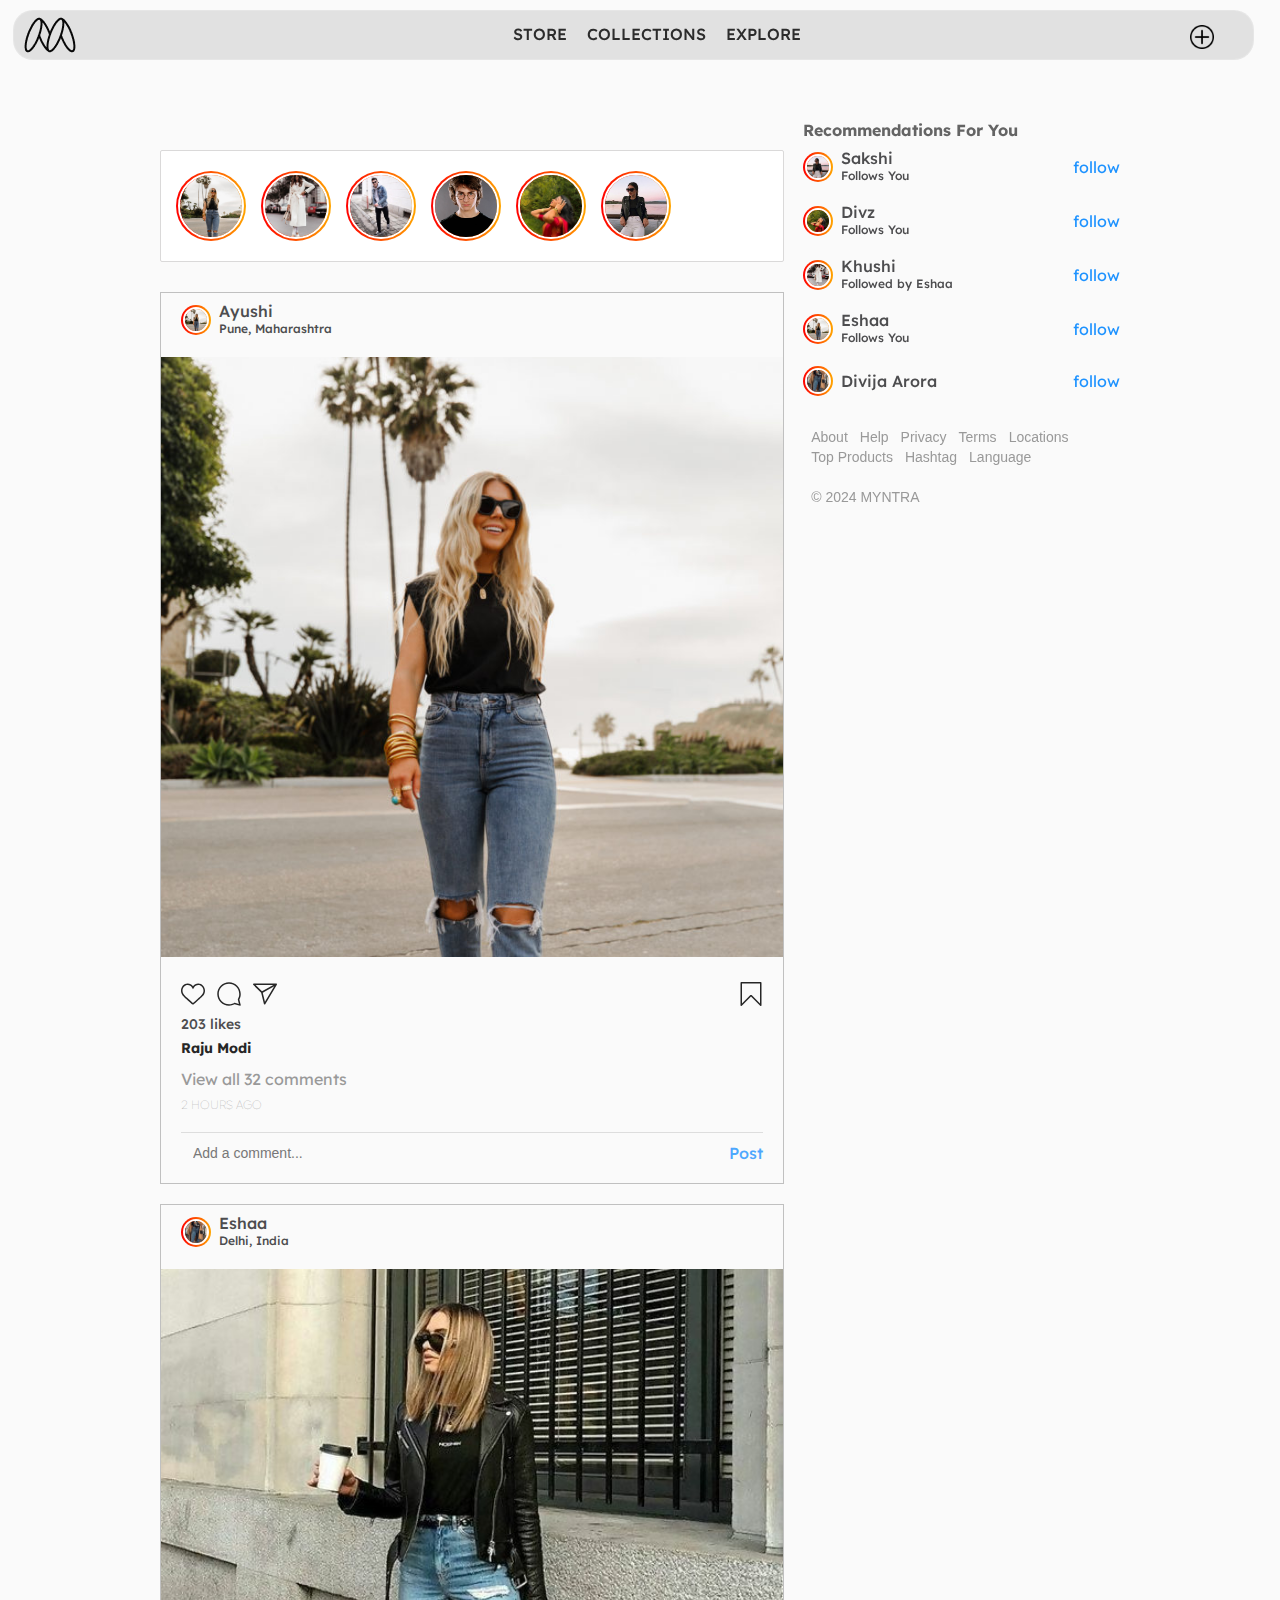
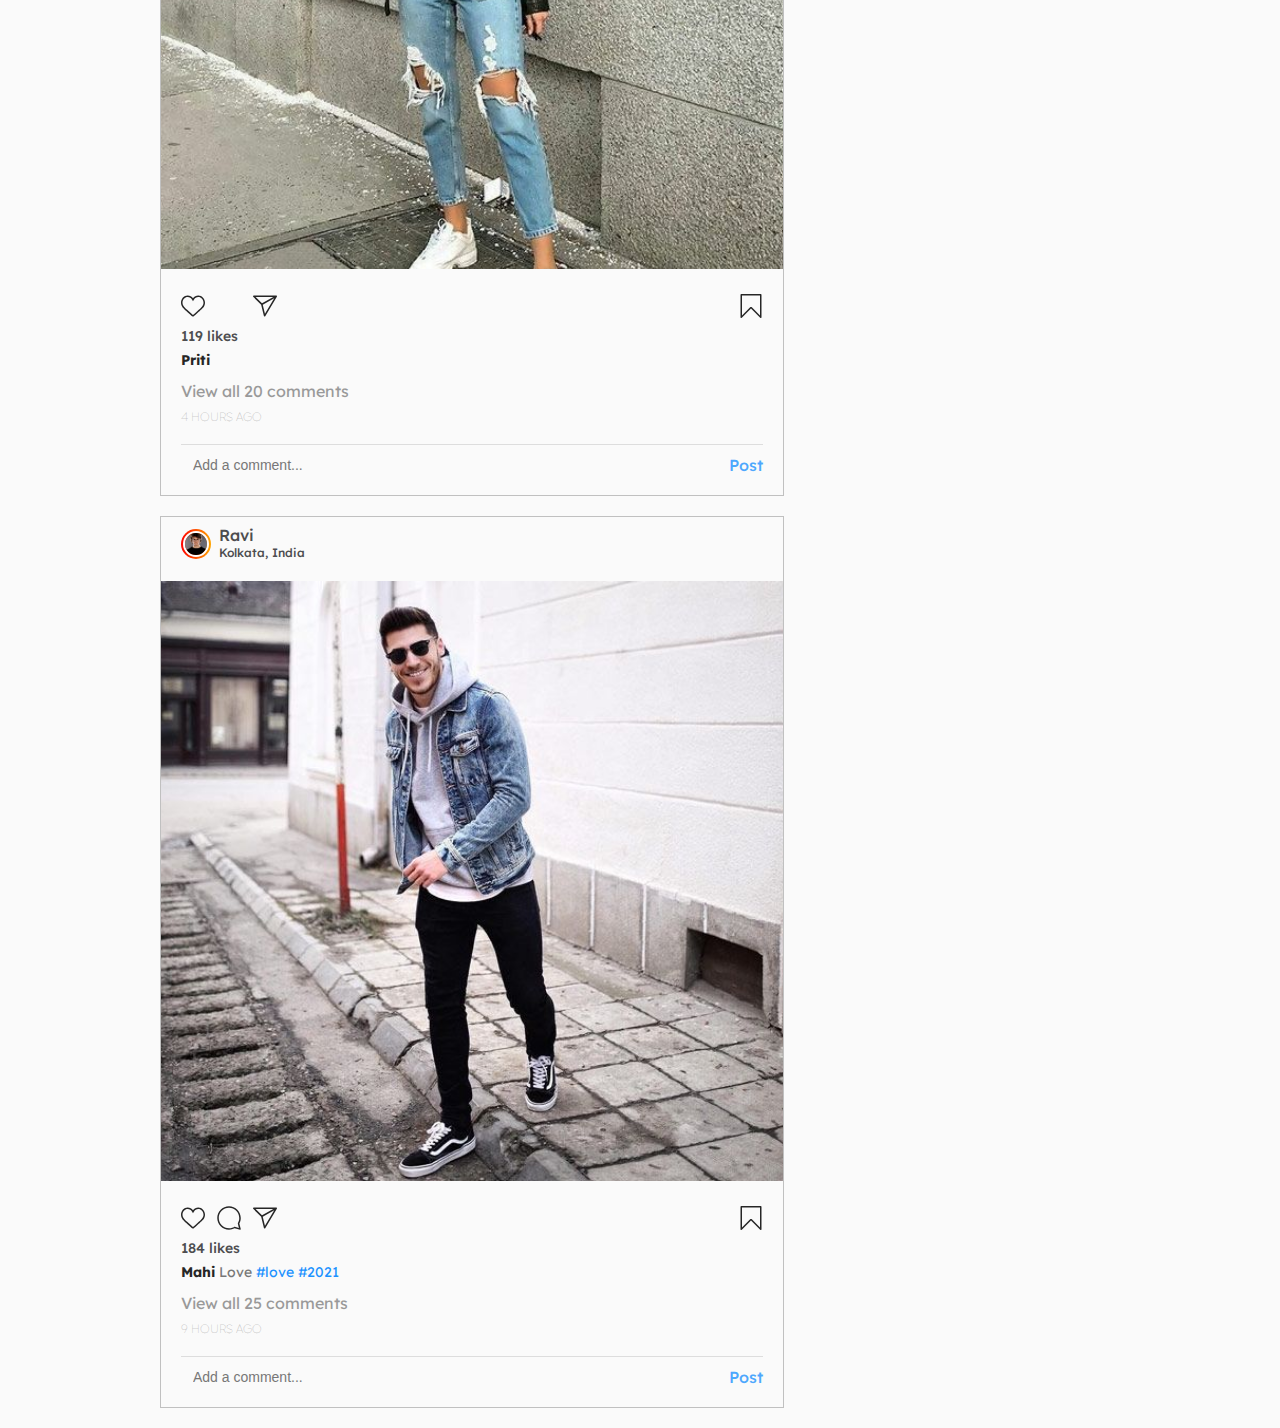
<file: features/feature.html>
<!DOCTYPE html>
<html lang="en">
<head>
	<link rel="stylesheet"
		href="style1.css">
	<title>Myntra</title>
</head>
<body>

<!-- Header section -->
	
<div class="nav">
	<input type="checkbox" id="nav-check">
	<div class="nav-header">
	</div>
	<div class="nav-btn">
	  <label for="nav-check">
		<span></span>
		<span></span>
		<span></span>
	  </label>
	</div>
	
	<div class="nav-links">
		<a class="logo" href="../Home page/index.html"><img src="../Assets/Myntra logo.png"></a>
		<a href="../Store/store.html">STORE</a>
		<a href="../voting/voting.html">COLLECTIONS</a>
		<a href="../features/feature.html">EXPLORE</a>

		<a class="post-icon" href="../post/post.html"><img src="../Assets/post1.png"></a>
	</div>
  </div>
	<!-- Code for Showing the Status -->
	<main>
		<div class="container">
			<div class="col-9">
				<div class="statuses">
					<div class="status">
						<div class="image">
							<img src=
"../Assets/girl1.jpg"
								alt="img3">
						</div>
					</div>
					<div class="status">
						<div class="image">
							<img src=
"../Assets/girl3.jpg"
								alt="img4">
						</div>
					</div>
					<div class="status">
						<div class="image">
							<img src=
"../Assets/boy1.jpg"
								alt="img5">
						</div>
					</div>
					<div class="status">
						<div class="image">
							<img src=
"../Assets/hppppp.jpg"
								alt="img6">
						</div>
					</div>
					<div class="status">
						<div class="image">
							<img src=
"../Assets/girl7.jpg"
								alt="img7">
						</div>
					</div>
					<div class="status">
						<div class="image">
							<img src=
"../Assets/girl6.jpg"
								alt="img8">
						</div>
					</div>
				</div>
			
			<!-- Code for viewing the Post -->
				<div class="card">
					<div class="top">
						<div class="userDetails">
							<div class="profilepic">
								<div class="profile_img">
									<div class="image">
										<img src=
"../Assets/girl1.jpg"
											alt="img8">
									</div>
								</div>
							</div>
							<h3>Ayushi
								<br>
								<span>Pune, Maharashtra</span>
						</h3>
						</div>
						<div>
							<span class="dot">
								<i class="fas fa-ellipsis-h"></i>
							</span>
						</div>
					</div>
					<div class="imgBx">
						<img src=
"../Assets/girl1.jpg"
							alt="post-1" class="cover">
					</div>
					<div class="bottom">
						<div class="actionBtns">
							<div class="left">
								<span class="heart"
									onclick="addlike()">
									<span>
										<svg aria-label="Like"
											color="#262626"
											fill="#262626"
											height="24"
											role="img"
											viewBox="0 0 48 48"
											width="24">
											<!-- Coordinate path -->

											<path
												d="M34.6 6.1c5.7 0 10.4 5.2 10.4 
												11.5 0 6.8-5.9 11-11.5 16S25 41.3 24 
												41.9c-1.1-.7-4.7-4-9.5-8.3-5.7-5-11.5-9.2-11.5-16C3 
												11.3 7.7 6.1 13.4 6.1c4.2 0 6.5 2 8.1 4.3 
												1.9 2.6 2.2 3.9 2.5 3.9.3 0 .6-1.3 2.5-3.9 
												1.6-2.3 3.9-4.3 8.1-4.3m0-3c-4.5 0-7.9 
												1.8-10.6 5.6-2.7-3.7-6.1-5.5-10.6-5.5C6 3.1 
												0 9.6 0 17.6c0 7.3 5.4 12 10.6 16.5.6.5 1.3 
												1.1 1.9 1.7l2.3 2c4.4 3.9 6.6 5.9 7.6 6.5.5.3 
												1.1.5 1.6.5.6 0 1.1-.2 1.6-.5 1-.6 2.8-2.2 
												7.8-6.8l2-1.8c.7-.6 1.3-1.2 2-1.7C42.7 29.6 
												48 25 48 17.6c0-8-6-14.5-13.4-14.5z">
											</path>
										</svg>
									</span>
								</span>
								<svg aria-label="Comment"
									class="_8-yf5 "
									color="#262626"
									fill="#262626"
									height="24"
									role="img"
									viewBox="0 0 48 48"
									width="24">
								
							<!-- Coordinate path -->
									<path clip-rule="evenodd"
										d="M47.5 46.1l-2.8-11c1.8-3.3 2.8-7.1 2.8-11.1C47.5 
										11 37 .5 24 .5S.5 11 .5 24 11 47.5 24 47.5c4 0 
										7.8-1 11.1-2.8l11 2.8c.8.2 1.6-.6 1.4-1.4zm-3-22.1c0 
										4-1 7-2.6 10-.2.4-.3.9-.2 1.4l2.1 
										8.4-8.3-2.1c-.5-.1-1-.1-1.4.2-1.8 1-5.2 2.6-10 
										2.6-11.4 0-20.6-9.2-20.6-20.5S12.7 3.5 24 3.5 
										44.5 12.7 44.5 24z"
										fill-rule="evenodd">
								</path>
								</svg>
								<svg aria-label="Share Post"
									class="_8-yf5 "
									color="#262626"
									fill="#262626"
									height="24"
									role="img"
									viewBox="0 0 48 48"
									width="24">
									<path
										d="M47.8 3.8c-.3-.5-.8-.8-1.3-.8h-45C.9 3.1.3 
										3.5.1 4S0 5.2.4 5.7l15.9 15.6 5.5 22.6c.1.6.6 
										1 1.2 1.1h.2c.5 0 1-.3 
										1.3-.7l23.2-39c.4-.4.4-1 .1-1.5zM5.2 
										6.1h35.5L18 18.7 5.2 6.1zm18.7 
										33.6l-4.4-18.4L42.4 8.6 23.9 39.7z">
									</path>
								</svg>
							</div>
							<div class="right">
								<svg aria-label="Save"
									class="_8-yf5 "
									color="#262626"
									fill="#262626"
									height="24"
									role="img"
									viewBox="0 0 48 48"
									width="24">
															
								<!-- Coordinate path -->
									<path
										d="M43.5 48c-.4 0-.8-.2-1.1-.4L24 29 5.6 
										47.6c-.4.4-1.1.6-1.6.3-.6-.2-1-.8-1-1.4v-45C3 .7 
										3.7 0 4.5 0h39c.8 0 1.5.7 1.5 1.5v45c0 .6-.4 
										1.2-.9 1.4-.2.1-.4.1-.6.1zM24 26c.8 
										0 1.6.3 2.2.9l15.8 16V3H6v39.9l15.8-16c.6-.6 
										1.4-.9 2.2-.9z">
									</path>
								</svg>
							</div>
						</div>
						<a href="#">
							<p class="likes">203 likes</p>

						</a>
						<a href="#">
							<p class="message">
							<b>Raju Modi</b>
							</p>

						</a>
						<a href="#">
							<h4 class="comments">View all 32 comments</h4>
						</a>
						<a href="#">
							<h5 class="postTime">2 hours ago</h5>
						</a>
						<div class="addComments">
							<div class="reaction">
								<h3>
								<i class="far fa-smile"></i>
								</h3>
							</div>
							<input type="text"
								class="text"
								placeholder="Add a comment...">
							<a href="#">Post</a>
						</div>
					</div>
				</div>
				<div class="card">
					<div class="top">
						<div class="userDetails">
							<div class="profilepic">
								<div class="profile_img">
									<div class="image">
										<img src=
"../Assets/girl4.jpg"
											alt="img9">
									</div>
								</div>
							</div>
							<h3>Eshaa<br>
							<span>Delhi, India</span>
							</h3>
						</div>
						<div>
							<span class="dot">
								<i class="fas fa-ellipsis-h"></i>
							</span>
						</div>
					</div>
					<div class="imgBx">
						<img src=
"../Assets/girl2.jpg"
							alt="post-1" class="cover">
					</div>
					<div class="bottom">
						<div class="actionBtns">
							<div class="left">
								<span class="heart"
									onclick="addlike()">
									<span>
										<svg aria-label="Like"
											color="#262626"
											fill="#262626"
											height="24"
											role="img"
											viewBox="0 0 48 48"
											width="24">
								<!-- Coordinate path -->

											<path
												d="M34.6 6.1c5.7 0 10.4 5.2 10.4 11.5 
												0 6.8-5.9 11-11.5 16S25 41.3 24 
												41.9c-1.1-.7-4.7-4-9.5-8.3-5.7-5-11.5-9.2-11.5-16C3 
												11.3 7.7 6.1 13.4 6.1c4.2 0 6.5 2 8.1 
												4.3 1.9 2.6 2.2 3.9 2.5 3.9.3 0 .6-1.3 
												2.5-3.9 1.6-2.3 3.9-4.3 8.1-4.3m0-3c-4.5 
												0-7.9 1.8-10.6 5.6-2.7-3.7-6.1-5.5-10.6-5.5C6 
												3.1 0 9.6 0 17.6c0 7.3 5.4 12 10.6 
												16.5.6.5 1.3 1.1 1.9 1.7l2.3 2c4.4 3.9 
												6.6 5.9 7.6 6.5.5.3 1.1.5 1.6.5.6 0 
												1.1-.2 1.6-.5 1-.6 2.8-2.2 
												7.8-6.8l2-1.8c.7-.6 1.3-1.2 2-1.7C42.7 
												29.6 48 25 48 17.6c0-8-6-14.5-13.4-14.5z">
											</path>
										</svg>
									</span>
								</span>
								<svg aria-label="Comment"
									class="_8-yf5 "
									color="#262626"
									fill="#262626"
									height="24"
									role="img"
									viewBox="0 0 48 48"
									width="24">
									<path clip-rule="evenodd"
										
							<!-- Coordinate path -->
						
										d="M47.5 46.1l-2.8-11c1.8-3.3 2.8-7.1 
										2.8-11.1C47.5 11 37 .5 24 .5S.5 11 .5 24 11 
										47.5 24 47.5c4 0 7.8-1 11.1-2.8l11 2.8c.8.2 
										1.6-.6 1.4-1.4zm-3-22.1c0 4-1 7-2.6 10-.2.4-.3.9-.2 
										1.4l2.1 8.4-8.3-2.1c-.5-.1-1-.1-1.4.2-1.8 
										1-5.2 2.6-10 2.6-11.4 0-20.6-9.2-20.6-20.5S12.7 
										3.5 24 3.5 44.5 12.7 44.5 24z"
										fill-rule="evenodd"></path>
								</svg>
								<svg aria-label="Share Post"
									class="_8-yf5 "
									color="#262626"
									fill="#262626"
									height="24"
									role="img"
									viewBox="0 0 48 48"
									width="24">
									<path
										d="M47.8 3.8c-.3-.5-.8-.8-1.3-.8h-45C.9 3.1.3 
										3.5.1 4S0 5.2.4 5.7l15.9 15.6 5.5 22.6c.1.6.6 
										1 1.2 1.1h.2c.5 0 1-.3 1.3-.7l23.2-39c.4-.4.4-1 .1-1.5zM5.2 
										6.1h35.5L18 18.7 5.2 6.1zm18.7 33.6l-4.4-18.4L42.4 
										8.6 23.9 39.7z">
									</path>
								</svg>
							</div>
							<div class="right">
								<svg aria-label="Save"
									class="_8-yf5 "
									color="#262626"
									fill="#262626"
									height="24"
									role="img"
									viewBox="0 0 48 48"
									width="24">
							<!-- Coordinate path -->

									<path
										d="M43.5 48c-.4 0-.8-.2-1.1-.4L24 29 5.6 
										47.6c-.4.4-1.1.6-1.6.3-.6-.2-1-.8-1-1.4v-45C3 .7 
										3.7 0 4.5 0h39c.8 0 1.5.7 1.5 1.5v45c0 .6-.4 
										1.2-.9 1.4-.2.1-.4.1-.6.1zM24 26c.8 0 1.6.3 
										2.2.9l15.8 16V3H6v39.9l15.8-16c.6-.6 1.4-.9 2.2-.9z">
									</path>
								</svg>
							</div>
						</div>
				
					<!-- Adding number of like and name of people -->

						<a href="#">
							<p class="likes">119 likes</p>

						</a>
						<a href="#">
							<p class="message">
							<b>Priti</b>
							</p>

						</a>
						<a href="#">
							<h4 class="comments">View all 20 comments</h4>
						</a>
						<a href="#">
							<h5 class="postTime">4 hours ago</h5>
						</a>
						<div class="addComments">
							<div class="reaction">
								<h3><i class="far fa-smile"></i></h3>
							</div>
							<input type="text"
								class="text"
								placeholder="Add a comment...">
							<a href="#">Post</a>
						</div>
					</div>
				</div>
				<div class="card">
					<div class="top">
						<div class="userDetails">
							<div class="profilepic">
								<div class="profile_img">
									<div class="image">
										<img src="../Assets/hppppp.jpg"
											alt="img10">
									</div>
								</div>
							</div>
							<h3>Ravi<br>
							<span>Kolkata, India</span>
							</h3>
						</div>
						<div>
							<span class="dot">
								<i class="fas fa-ellipsis-h"></i>
							</span>
						</div>
					</div>
					<div class="imgBx">
						<img src="../Assets/boy1.jpg"

							alt="post-1"
							class="cover">
					</div>
					<div class="bottom">
						<div class="actionBtns">
							<div class="left">
								<span class="heart"
									onclick="addlike()">
									<span>
										<svg aria-label="Like"
											color="#262626"
											fill="#262626"
											height="24"
											role="img"
											viewBox="0 0 48 48"
											width="24">
											<path
												d="M34.6 6.1c5.7 0 10.4 5.2 10.4 
												11.5 0 6.8-5.9 11-11.5 16S25 41.3 
												24 41.9c-1.1-.7-4.7-4-9.5-8.3-5.7-5-11.5-9.2-11.5-16C3 
												11.3 7.7 6.1 13.4 6.1c4.2 0 6.5 2 8.1 
												4.3 1.9 2.6 2.2 3.9 2.5 3.9.3 0 .6-1.3 
												2.5-3.9 1.6-2.3 3.9-4.3 8.1-4.3m0-3c-4.5 
												0-7.9 1.8-10.6 5.6-2.7-3.7-6.1-5.5-10.6-5.5C6 
												3.1 0 9.6 0 17.6c0 7.3 5.4 12 10.6 16.5.6.5 
												1.3 1.1 1.9 1.7l2.3 2c4.4 3.9 6.6 5.9 7.6 
												6.5.5.3 1.1.5 1.6.5.6 0 1.1-.2 1.6-.5 1-.6 
												2.8-2.2 7.8-6.8l2-1.8c.7-.6 1.3-1.2 2-1.7C42.7 
												29.6 48 25 48 17.6c0-8-6-14.5-13.4-14.5z">
											</path>
										</svg>
									</span>
								</span>
								<svg aria-label="Comment"
									class="_8-yf5 "
									color="#262626"
									fill="#262626"
									height="24"
									role="img"
									viewBox="0 0 48 48"
									width="24">
									<path clip-rule="evenodd"
										d="M47.5 46.1l-2.8-11c1.8-3.3 2.8-7.1 
										2.8-11.1C47.5 11 37 .5 24 .5S.5 11 .5 24 11 
										47.5 24 47.5c4 0 7.8-1 11.1-2.8l11 2.8c.8.2 
										1.6-.6 1.4-1.4zm-3-22.1c0 4-1 7-2.6 10-.2.4-.3.9-.2 
										1.4l2.1 8.4-8.3-2.1c-.5-.1-1-.1-1.4.2-1.8 
										1-5.2 2.6-10 2.6-11.4 0-20.6-9.2-20.6-20.5S12.7 
										3.5 24 3.5 44.5 12.7 44.5 24z"
										fill-rule="evenodd">
								</path>
								</svg>
								<svg aria-label="Share Post"
									class="_8-yf5 "
									color="#262626"
									fill="#262626"
									height="24"
									role="img"
									viewBox="0 0 48 48"
									width="24">
									<path
										d="M47.8 3.8c-.3-.5-.8-.8-1.3-.8h-45C.9 
										3.1.3 3.5.1 4S0 5.2.4 5.7l15.9 15.6 5.5 
										22.6c.1.6.6 1 1.2 1.1h.2c.5 0 1-.3 
										1.3-.7l23.2-39c.4-.4.4-1 .1-1.5zM5.2 
										6.1h35.5L18 18.7 5.2 6.1zm18.7 
										33.6l-4.4-18.4L42.4 8.6 23.9 39.7z">
									</path>
								</svg>
							</div>
							<div class="right">
								<svg aria-label="Save"
									class="_8-yf5 "
									color="#262626"
									fill="#262626"
									height="24"
									role="img"
									viewBox="0 0 48 48"
									width="24">
									<path
										d="M43.5 48c-.4 0-.8-.2-1.1-.4L24 29 5.6 
										47.6c-.4.4-1.1.6-1.6.3-.6-.2-1-.8-1-1.4v-45C3 .7 
										3.7 0 4.5 0h39c.8 0 1.5.7 1.5 1.5v45c0 .6-.4 
										1.2-.9 1.4-.2.1-.4.1-.6.1zM24 26c.8 0 
										1.6.3 2.2.9l15.8 16V3H6v39.9l15.8-16c.6-.6 
										1.4-.9 2.2-.9z">
									</path>
								</svg>
							</div>
						</div>
						<a href="#">
							<p class="likes">184 likes</p>
						</a>
						<a href="#">
							<p class="message">
							<b>Mahi</b> Love 
								<span>#love</span>
								<span>#2021</span>
							</p>
						</a>
						<a href="#">
							<h4 class="comments">View all 25 comments</h4>
						</a>
						<a href="#">
							<h5 class="postTime">9 hours ago</h5>
						</a>
						<div class="addComments">
							<div class="reaction">
								<h3>
								<i class="far fa-smile"></i>
							</h3>
							</div>
							<input type="text"
								class="text"
								placeholder="Add a comment...">
							<a href="#">Post</a>
						</div>
					</div>
				</div>
			</div>
			<div class="col-3">
				<div class="card">
					<h4>Recommendations For You</h4>
					<div class="top">
						<div class="userDetails">
							<div class="profilepic">
								<div class="profile_img">
									<div class="image">
										<img src=
"../Assets/girl6.jpg"
											alt="img12">
									</div>
								</div>
							</div>
							<h3>Sakshi<br>
							<span>Follows You</span>
							</h3>
						</div>
						<div>
							<a href="#"
							class="follow">follow
							</a>
						</div>
					</div>
					<div class="top">
						<div class="userDetails">
							<div class="profilepic">
								<div class="profile_img">
									<div class="image">
										<img src=
"../Assets/girl7.jpg"
											alt="img13">
									</div>
								</div>
							</div>
							<h3>Divz<br>
							<span>Follows You</span>
						</h3>
						</div>
						<div>
							<a href="#"
							class="follow">follow
						</a>
						</div>
					</div>
					<div class="top">
						<div class="userDetails">
							<div class="profilepic">
								<div class="profile_img">
									<div class="image">
										<img src=
"../Assets/girl3.jpg"
											alt="img14">
									</div>
								</div>
							</div>
							<h3>Khushi<br>
								<span>Followed by Eshaa</span>
							</h3>
						</div>
						<div>
							<a href="#"
							class="follow">follow</a>
						</div>
					</div>
					<div class="top">
						<div class="userDetails">
							<div class="profilepic">
								<div class="profile_img">
									<div class="image">
										<img src=
"../Assets/girl1.jpg"
											alt="img15">
									</div>
								</div>
							</div>
							<h3>Eshaa<br>
							<span>Follows You</span>
							</h3>
						</div>
						<div>
							<a href="#"
							class="follow">follow
						</a>
						</div>
					</div>
					<div class="top">
						<div class="userDetails">
							<div class="profilepic">
								<div class="profile_img">
									<div class="image">
										<img src=
"../Assets/girl4.jpg"
											alt="img16"
											class="cover">
									</div>
								</div>
							</div>
							<h3>Divija Arora<br>
							</h3>
						</div>
						<div>
							<a href="#"
							class="follow">follow
							</a>
						</div>
					</div>
				</div>
			
			<!-- Footer Section  -->
				<div class="footer">
					<a class="footer-section" href="#">About</a>
					<a class="footer-section" href="#">Help</a>
					<a class="footer-section" href="#">Privacy</a>
					<a class="footer-section" href="#">Terms</a>
					<a class="footer-section" href="#">Locations</a>
					<br>
					<a class="footer-section" href="#">Top Products</a>
					<a class="footer-section" href="#">Hashtag</a>
					<a class="footer-section" href="#">Language</a>
					<br><br>
					<span class="footer-section">
						© 2024 MYNTRA
					</span>
				</div>
			</div>
		</div>
	</main>
</body>
</html>
</file>
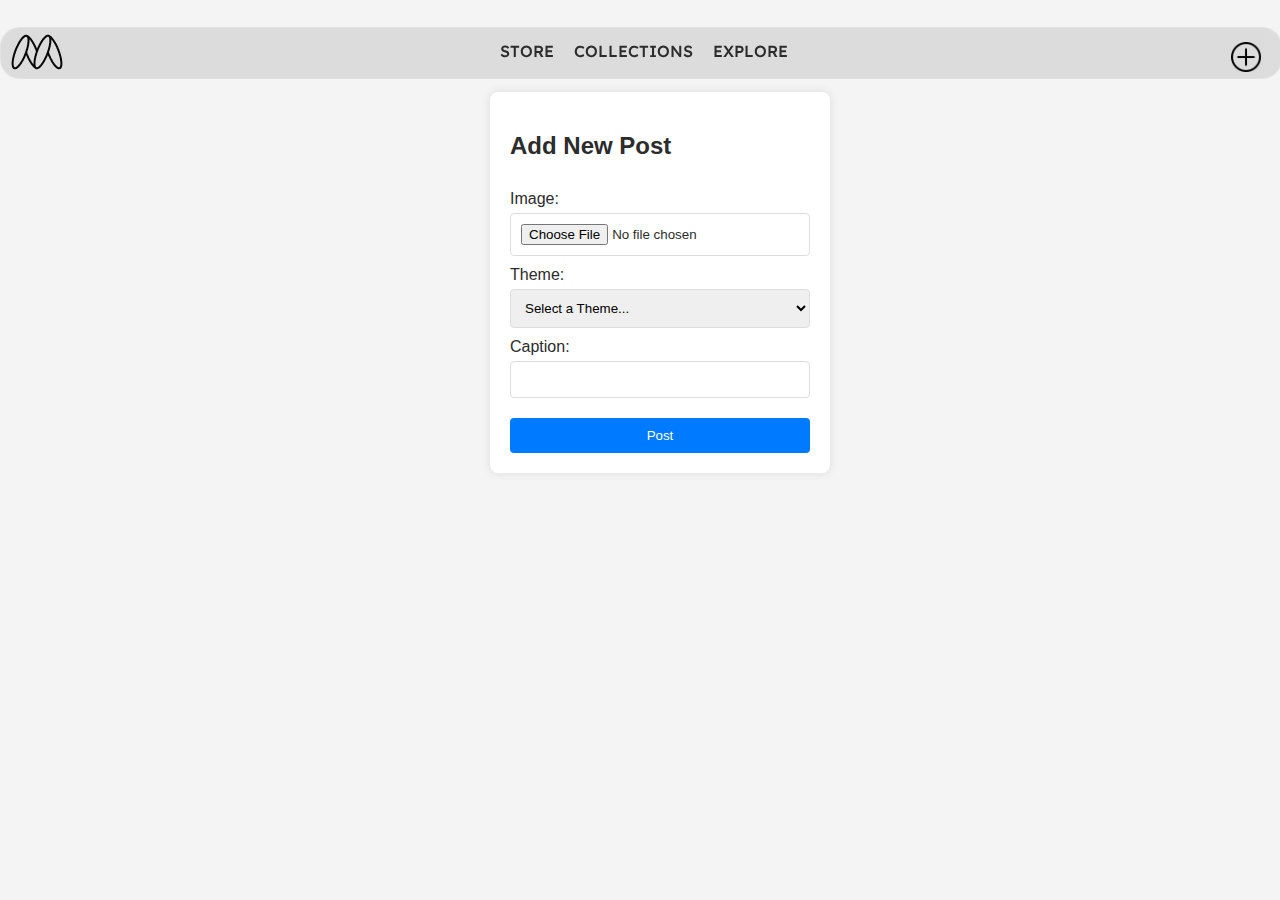
<file: post/post.html>
<!DOCTYPE html>
<html lang="en">
<head>
    <meta charset="UTF-8">
    <meta name="viewport" content="width=device-width, initial-scale=1.0">
    <title>Document</title>
    <link rel="stylesheet" href="post.css">
</head>
<body>
    <div class="nav">
        <input type="checkbox" id="nav-check">
        <div class="nav-header">
        </div>
        <div class="nav-btn">
          <label for="nav-check">
            <span></span>
            <span></span>
            <span></span>
          </label>
        </div>
        
        <div class="nav-links">
          <a class="logo" href="../Home page/index.html"><img src="../../Assets/Myntra logo.png"></a>
          <a href="../Store/store.html">STORE</a>
          <a href="../voting/voting.html">COLLECTIONS</a>
          <a href="../features/feature.html">EXPLORE</a>
          <a class="post-icon" href="../post/post.html"><img src="../../Assets/post1.png"></a>
        </div>
    </div>

    <div class="wrapper">
        <div class="container">
            <form id="postForm" enctype="multipart/form-data">
                <h2>Add New Post</h2>
                <label for="image">Image:</label>
                <input type="file" id="image" name="image" accept="image/*" required>
                
                <label for="theme">Theme:</label>
                <select id="theme" name="theme" required>
                    <option value="" disabled selected>Select a Theme...</option>
                    <option value="streetwear">Streetwear</option>
                    <option value="formal">Formal Attire</option>
                    <option value="traditional">Traditional Outfits</option>
                </select>
                
                <label for="caption">Caption:</label>
                <input type="text" id="caption" name="caption" required>
                <button type="submit">Post</button>
            </form>
        </div>
        
        <div id="postsContainer" class="hidden"></div>
    </div>

    <script src="script.js"></script>
</body>
</html>
</file>
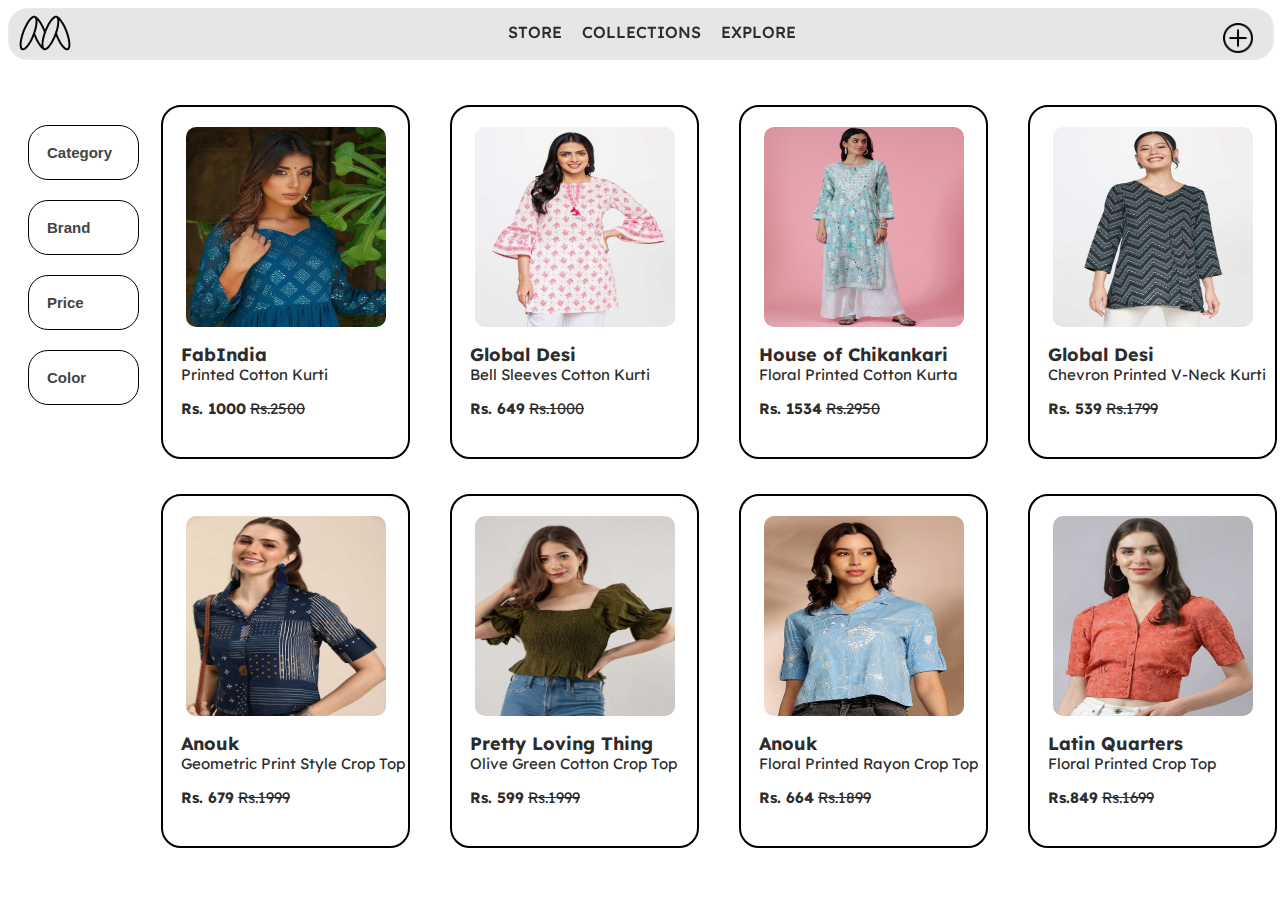
<file: Store/store.html>
<!DOCTYPE html>
<html lang="en">
<head>
    <meta charset="UTF-8">
    <meta name="viewport" content="width=device-width, initial-scale=1.0">
    <title>Document</title>
    <link rel="stylesheet" href="store.css">
</head>
<body>
    <div class="nav">
        <input type="checkbox" id="nav-check">
        <div class="nav-header">
        </div>
        <div class="nav-btn">
          <label for="nav-check">
            <span></span>
            <span></span>
            <span></span>
          </label>
        </div>
        
        <div class="nav-links">
            <a class="logo" href="../Home page/index.html"><img src="../Assets/Myntra logo.png"></a>
            <a href="../Store/store.html">STORE</a>
            <a href="../voting/voting.html">COLLECTIONS</a>
            <a href="../features/feature.html">EXPLORE</a>
  
            <a class="post-icon" href="../post/post.html"><img src="../Assets/post1.png"></a>
        </div>
      </div>

    <div class="content">
        <div class="accordion-container">
            <button class="accordion">Category</button>
            <div class="panel">
                <ul>
                    <li><input type="checkbox" class="filter" data-filter="category" value="Kurta"> Kurta</li>
                    <li><input type="checkbox" class="filter" data-filter="category" value="Kurti"> Kurtis</li>
                    <li><input type="checkbox" class="filter" data-filter="category" value="Croptop"> Croptop</li>
                </ul>
            </div>
            
            <button class="accordion">Brand</button>
            <div class="panel">
                <ul>
                    <li><input type="checkbox" class="filter" data-filter="brand" value="FabIndia"> FabIndia</li>
                    <li><input type="checkbox" class="filter" data-filter="brand" value="Global Desi"> Global Desi</li>
                    <li><input type="checkbox" class="filter" data-filter="brand" value="House of Chikankari"> House of Chikankari</li>
                    <li><input type="checkbox" class="filter" data-filter="brand" value="Anouk"> Anouk</li>
                    <li><input type="checkbox" class="filter" data-filter="brand" value="Latin Quarters"> Latin Quarters</li>
                </ul>
            </div>
            
            <button class="accordion">Price</button>
            <div class="panel">
                <ul>
                    <li><input type="checkbox" class="filter" data-filter="price" value="0-5000"> Rs. 206 to Rs. 4395</li>
                    <li><input type="checkbox" class="filter" data-filter="price" value="5001-10000"> Rs. 4395 to Rs. 8764</li>
                    <li><input type="checkbox" class="filter" data-filter="price" value="10001-20000"> Rs.8764 to Rs. 15002</li>
                </ul>
            </div>
            
            <button class="accordion">Color</button>
            <div class="panel">
                <ul>
                    <li><input type="checkbox" class="filter" data-filter="color" value="Red"> Red</li>
                    <li><input type="checkbox" class="filter" data-filter="Blue" value="Blue"> Blue</li>
                    <li><input type="checkbox" class="filter" data-filter="Green" value="Green"> Green</li>
                    <li><input type="checkbox" class="filter" data-filter="Yellow" value="Yellow"> Yellow</li>
                    <li><input type="checkbox" class="filter" data-filter="Purple" value="Purple"> Purple</li>
                </ul>
            </div>
        </div>

        <div class="card-wrapper">
            <div class="card-container">
                <div class="child1" data-category="Kurti" data-brand="FabIndia" data-price="1000" data-color="Red">
                    <img class="img1" src="../Assets/kurti.jpg" alt="Kurti">
                    <h1>FabIndia</h1>
                    <p>Printed Cotton Kurti</p>
                    <p><b>Rs. 1000</b> <s>Rs.2500</s></p>
                </div>
                <div class="child2" data-category="Kurti" data-brand="Global Desi" data-price="649" data-color="Blue">
                    <img class="img1" src="../Assets/kurti2.jpg" alt="Kurti">
                    <h1>Global Desi</h1>
                    <p>Bell Sleeves Cotton Kurti</p>
                    <p><b>Rs. 649</b> <s>Rs.1000</s></p>
                </div>
                <div class="child3" data-category="Kurta" data-brand="House of Chikankari" data-price="1534" data-color="Green">
                    <img class="img1" src="../Assets/kurti3.jpg" alt="Kurti">
                    <h1>House of Chikankari</h1>
                    <p>Floral Printed Cotton Kurta</p>
                    <p><b>Rs. 1534</b> <s>Rs.2950</s></p>
                </div>
                <div class="child4" data-category="Kurti" data-brand="Global Desi" data-price="539" data-color="Yellow">
                    <img class="img1" src="../Assets/kurti4.jpg" alt="Kurti">
                    <h1>Global Desi</h1>
                    <p>Chevron Printed V-Neck Kurti</p>
                    <p><b>Rs. 539</b> <s>Rs.1799</s></p>
                </div>
            </div>

            <div class="card-container2">
                <div class="child1" data-category="Croptop" data-brand="Anouk" data-price="639" data-color="Purple">
                    <img class="img1" src="../Assets/croptop1.jpg" alt="Crop Top">
                    <h1>Anouk</h1>
                    <p>Geometric Print Style Crop Top</p>
                    <p><b>Rs. 679</b> <s>Rs.1999</s></p>
                </div>
                <div class="child2" data-category="Croptop" data-brand="Pretty Loving Thing" data-price="599" data-color="Olive Green">
                    <img class="img1" src="../Assets/croptop2.jpg" alt="Crop Top">
                    <h1>Pretty Loving Thing</h1>
                    <p> Olive Green Cotton Crop Top</p>
                    <p><b>Rs. 599</b> <s>Rs.1999</s></p>
                </div>
                <div class="child3" data-category="Croptop" data-brand="Anouk" data-price="999" data-color="Purple">
                    <img class="img1" src="../Assets/croptop3.jpg" alt="Crop Top">
                    <h1>Anouk</h1>
                    <p>Floral Printed  Rayon Crop Top</p>
                    <p><b>Rs. 664</b> <s>Rs.1899</s></p>
                </div>
                <div class="child4" data-category="Croptop" data-brand="Latin Quarters" data-price="3359" data-color="Blue">
                    <img class="img1" src="../Assets/croptop4.jpg" alt="Kurti">
                    <h1>Latin Quarters</h1>
                    <p>Floral Printed Crop Top</p>
                    <p><b>Rs.849</b> <s>Rs.1699</s></p>
                </div>
            </div>
        </div>
    </div>
    <script>
        var acc = document.getElementsByClassName("accordion");
        var i;

        for (i = 0; i < acc.length; i++) {
          acc[i].addEventListener("click", function() {
            this.classList.toggle("active");
            var panel = this.nextElementSibling;
            if (panel.style.display === "block") {
              panel.style.display = "none";
            } else {
              panel.style.display = "block";
            }
          });
        }

        var filters = document.querySelectorAll('.filter');
        filters.forEach(function(filter) {
            filter.addEventListener('change', filterItems);
        });

        function filterItems() {
            var selectedFilters = {
                category: getCheckedValues('category'),
                brand: getCheckedValues('brand'),
                price: getCheckedValues('price'),
                color: getCheckedValues('color')
            };

            var items = document.querySelectorAll('.card-container .child1, .card-container .child2, .card-container .child3, .card-container .child4, .card-container2 .child1, .card-container2 .child2, .card-container2 .child3, .card-container2 .child4');
            items.forEach(function(item) {
                var category = item.getAttribute('data-category');
                var brand = item.getAttribute('data-brand');
                var price = parseInt(item.getAttribute('data-price'));
                var color = item.getAttribute('data-color');

                var show = true;

                if (selectedFilters.category.length && !selectedFilters.category.includes(category)) show = false;
                if (selectedFilters.brand.length && !selectedFilters.brand.includes(brand)) show = false;
                if (selectedFilters.price.length && !isPriceInRange(price, selectedFilters.price)) show = false;
                if (selectedFilters.color.length && !selectedFilters.color.includes(color)) show = false;

                if (show) {
                    item.style.display = 'block';
                } else {
                    item.style.display = 'none';
                }
            });
        }

        function getCheckedValues(filterType) {
            var checkboxes = document.querySelectorAll('.filter[data-filter="' + filterType + '"]:checked');
            return Array.from(checkboxes).map(function(checkbox) {
                return checkbox.value;
            });
        }

        function isPriceInRange(price, ranges) {
            for (var i = 0; i < ranges.length; i++) {
                var range = ranges[i].split('-');
                var min = parseInt(range[0]);
                var max = parseInt(range[1]);
                if (price >= min && price <= max) return true;
            }
            return false;
        }
    </script>
</body>
</html>
</file>
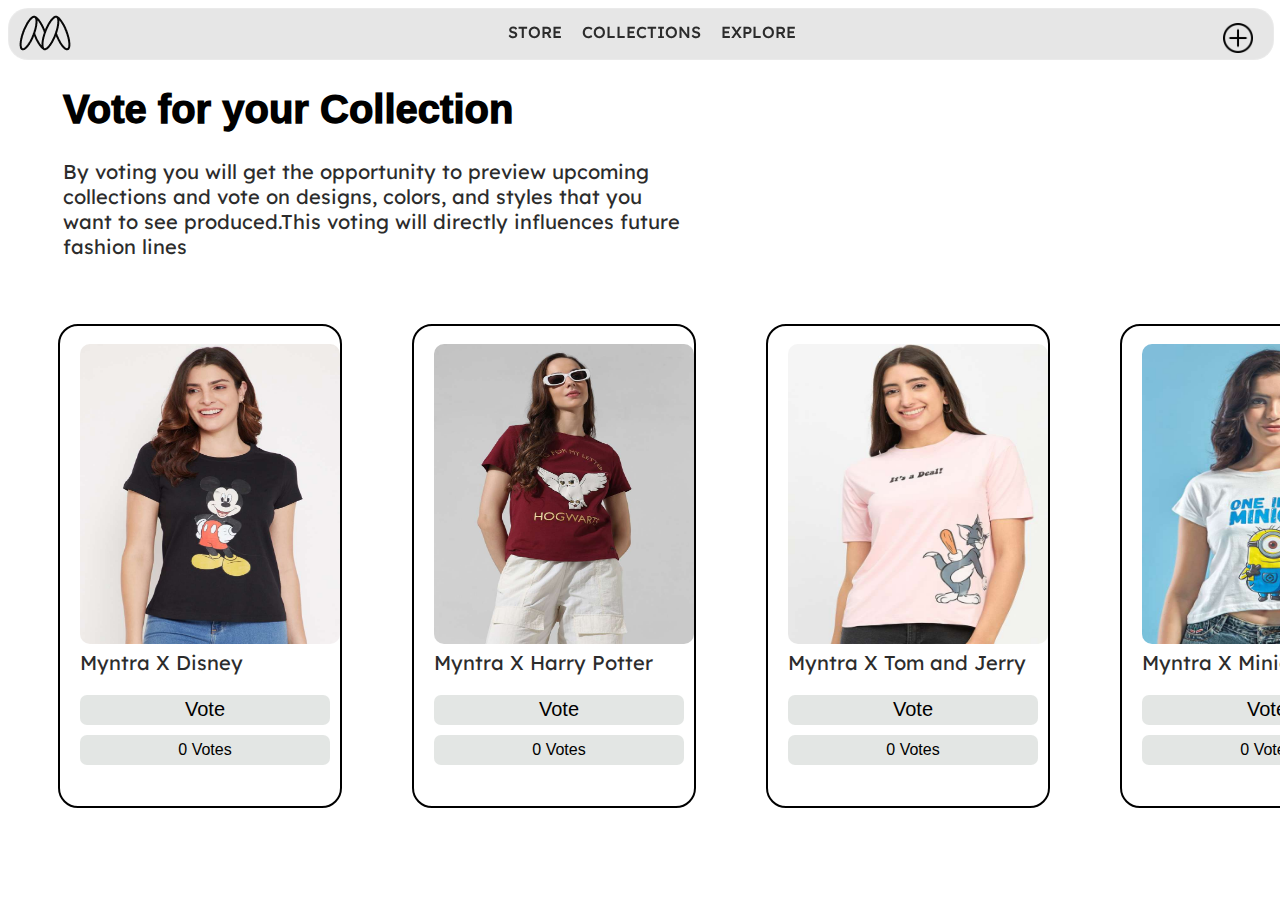
<file: voting/voting.html>
<!DOCTYPE html>
<html lang="en">
<head>
    <meta charset="UTF-8">
    <meta name="viewport" content="width=device-width, initial-scale=1.0">
    <title>Document</title>
    <link rel="stylesheet" href="voting.css">
</head>
<body>
    <div class="nav">
        <input type="checkbox" id="nav-check">
        <div class="nav-header">
        </div>
        <div class="nav-btn">
          <label for="nav-check">
            <span></span>
            <span></span>
            <span></span>
          </label>
        </div>
        
        <div class="nav-links">
            <a class="logo" href="../Home page/index.html"><img src="../Assets/Myntra logo.png"></a>
            <a href="../Store/store.html">STORE</a>
            <a href="../voting/voting.html">COLLECTIONS</a>
            <a href="../features/feature.html">EXPLORE</a>
  
            <a class="post-icon" href="../post/post.html"><img src="../Assets/post1.png"></a>
        </div>
      </div>
      <div class="topcontainer">
        <div class="topinfo">
      <h1 class="heading">Vote for your Collection</h1>
      <p class="text2">By voting you will get the opportunity to preview upcoming collections and vote on designs, colors, and 
        styles that you  want to see produced.This voting will
        directly influences future fashion lines</p>
    </div>
    <div class="slider">
        
    <div class="frame">
        <div class="center">
          <div class="carousel">
            <div class="change_outer">
              <div class="change_inner">
                <div class="element">Live Fashion Shows</div>
                <div class="element">Style Challenges</div>
                <div class="element">Personalised Feed</div>
                <div class="element">Daily Rewards</div>
              </div>
            </div>
          </div>
        </div>
      </div>
    </div>
    </div>
    <div class="container">
        
        <div class="child1">
            <img class="img1" src="../Assets/micky.jpg" alt="micky">
            <p class="text">Myntra X Disney</p>
            <button class="vote-button" data-id="disney">Vote</button>
            <button class="vote-count" data-id="disney" disabled>0 Votes</button>
        </div>
        <div class="child1">
            <img class="img1" src="../Assets/harrypotter.jpg" alt="harrypotter">
            <p class="text">Myntra X Harry Potter</p>
            <button class="vote-button" data-id="harrypotter">Vote</button>
            <button class="vote-count" data-id="harrypotter" disabled>0 Votes</button>
        </div>
        <div class="child1">
            <img class="img1" src="../Assets/tomandjerry.jpg" alt="tomandjerry">
            <p class="text">Myntra X Tom and Jerry</p>
            <button class="vote-button" data-id="tomandjerry">Vote</button>
            <button class="vote-count" data-id="tomandjerry" disabled>0 Votes</button>
        </div>
        <div class="child1">
            <img class="img1" src="../Assets/minion.jpg" alt="minion">
            <p class="text">Myntra X Minion</p>
            <button class="vote-button" data-id="minion">Vote</button>
            <button class="vote-count" data-id="minion" disabled>0 Votes</button>
        </div>
    </div>
  
    <script src="voting.js"></script>
</body>
</html>
</file>
<file: features/style1.css>
@import url('https://fonts.googleapis.com/css2?family=Lexend:wght@100..900&display=swap');

* {
    margin: 0;
    
    box-sizing: border-box;
    }
    
    body {

    background: #fafafa;
    }
    
   
   

    :root{
      font-family: Lexend;
      overflow-x: hidden;
      -ms-overflow-style: none;  /* IE and Edge */
      scrollbar-width: none;  /* Firefox */
      color: #2c2c2c;
    }
    
    
    .nav {
        height: 50px;
        width:97%;
        border-radius: 30px;
        margin-left: 1vw;
        filter: progid:DXImageTransform.Microsoft.gradient( startColorstr='#ffffff', endColorstr='#f98bdf', GradientType=1 );
        position: relative;
        font-family: Lexend;
       margin-top: 10px;
        z-index: 1000;
        background: rgba(87, 87, 87, 0.15);
        backdrop-filter: blur( 13.5px );
        -webkit-backdrop-filter: blur( 13.5px );
        border-radius: 20px;
        border: 1px solid rgba( 255, 255, 255, 0.18 )
      }
      
      .nav > .nav-header {
        display: inline;
      }
      
      .nav > .nav-header > .nav-title {
        display: inline-block;
        font-size: 22px;
        color: #fff;
        padding: 10px 10px 10px 10px;
      }
      
      .nav > .nav-btn {
        display: none;
      }
      
      .nav > .nav-links {
        display: flex;
        font-size: 16px;
        font-weight: 500;
      }
      
      .nav > .nav-links > a {
        display: inline-block;
        padding: 13px 10px 13px 10px;
        text-decoration: none;
        color: #2c2c2c;
      }
    
      .nav > .nav-links > .logo{
        margin-right: 33vw;
        height: 50px;
        margin-left: 0.5vw;
        margin-top: -0.5vw;
        padding: 0;
      }
      
      .nav > #nav-check {
        display: none;
      }
    
    
      .nav > .nav-links > .post-icon {
        position: absolute;
        top: 0.5px; /* Adjust as needed */
        right: 1px; /* Adjust as needed */
        display: inline-block;
        width: 100px; /* Adjust width as needed */
        height: 50px; /* Adjust height as needed */
      }
      
      .nav > .nav-links > .post-icon img {
        width: 100%;
        height: 100%;
        object-fit: contain; /* Ensure the image fits within the specified dimensions */
      }
    
    
    .action .profile {
    position: relative;
    width: 25px;
    height: 25px;
    border-radius: 50%;
    overflow: hidden;
    cursor: pointer;
    display: flex;
    align-items: center;
    justify-content: center;
    }
    
    .action .profile img {
    width: 100%;
    height: 100%;
    object-fit: cover;
    }
    
    main {
    width: 100%;
    display: flex;
    align-items: center;
    justify-content: center;
    }
    
    main .container {
    position: relative;
    margin-top: 60px;
    width: 75%;
    display: flex;
    align-items: flex-start;
    justify-content: space-between;
    /* background: #ddd; */
    }
    
    .col-9 {
    width: 65%;
    margin-top: 30px;
    }
    
    .statuses {
    margin-bottom: 30px;
    width: 100%;
    background-color: #fff;
    display: flex;
    align-items: center;
    justify-content: start;
    padding: 20px 0;
    border-radius: 2px;
    border: 1px solid rgb(218, 217, 217);
    overflow: auto;
    }
    
    .statuses .status {
    display: inline-block;
    border-radius: 50%;
    overflow: auto;
    width: 70px;
    height: 70px;
    min-width: 70px;
    min-height: 70px;
    background: linear-gradient(to right, red, orange);
    padding: 2px;
    margin-left: 15px;
    cursor: pointer;
    }
    
    .statuses .status .image {
    position: relative;
    width: 100%;
    height: 100%;
    border-radius: 50%;
    overflow: hidden;
    cursor: pointer;
    display: flex;
    align-items: center;
    justify-content: center;
    border: 2px solid white;
    }
    
    .statuses .status img {
    width: 100%;
    height: 100%;
    object-fit: cover;
    }
    
    .col-3 {
    width: 33%;
    position: -webkit-sticky;
    position: sticky;
    top: 90px;
    }
    
    .col-3 h4 {
    color: rgb(100, 100, 100);
    }
    
    .col-3 .card {
    margin-bottom: 20px;
    position: relative;
    width: 100%;
    /* min-height: 400px; */
    display: inline-block;
    }
    
    .col-3 .card .top {
    padding: 10px 0px;
    display: flex;
    justify-content: space-between;
    align-items: center;
    }
    
    .col-3 .card .top a {
    color: #1d92ff;
    }
    
    .col-3 .card .bottom {
    padding: 10px 20px;
    }
    
    .col-3 .card .top .userDetails {
    width: 100%;
    display: flex;
    align-items: center;
    }
    
    .col-3 .card .top .userDetails h3 {
    font-size: 16px;
    color: #4d4d4f;
    font-weight: 500;
    line-height: 1em;
    }
    
    .col-3 .card .top .userDetails h3 span {
    font-size: 0.75em;
    }
    
    .col-3 .card .top .userDetails h3 span {
    font-size: 0.75em;
    }
    
    .col-9 .card {
    margin-bottom: 20px;
    position: relative;
    width: 100%;
    /* min-height: 400px; */
    display: inline-block;
    border: 1px solid rgba(7, 7, 7, 0.24);
    }
    
    .col-9 .card .top {
    padding: 10px 20px;
    display: flex;
    justify-content: space-between;
    align-items: center;
    }
    
    .col-9 .card .bottom {
    padding: 10px 20px;
    }
    
    .col-9 .card .top .userDetails {
    width: 100%;
    display: flex;
    align-items: center;
    }
    
    .profilepic {
    display: inline-block;
    cursor: pointer;
    }
    
    .profilepic .profile_img {
    display: flex;
    align-items: center;
    justify-content: center;
    border-radius: 50%;
    overflow: hidden;
    width: 30px;
    height: 30px;
    background: linear-gradient(to right, red, orange);
    padding: 2px;
    margin-right: 8px;
    cursor: pointer;
    }
    
    .profilepic .profile_img .image {
    position: relative;
    width: 100%;
    height: 100%;
    border-radius: 50%;
    overflow: hidden;
    cursor: pointer;
    display: flex;
    align-items: center;
    justify-content: center;
    border: 2px solid white;
    }
    
    .profilepic .profile_img img {
    width: 100%;
    height: 100%;
    object-fit: cover;
    }
    
    .cover {
    position: absolute;
    top: 0;
    left: 0;
    width: 100%;
    height: 100%;
    object-fit: cover;
    }
    
    .col-9 .card .top .userDetails h3 {
    /* width: 100%; */
    font-size: 16px;
    color: #4d4d4f;
    font-weight: 500;
    line-height: 1em;
    }
    
    .col-9 .card .top .userDetails h3 span {
    font-size: 0.75em;
    }
    
    .col-9 .card .top .userDetails h3 span {
    font-size: 0.75em;
    }
    
    .dot {
    transform: scale(0.6);
    cursor: pointer;
    }
    
    .imgBx {
    position: relative;
    width: 100%;
    min-height: 600px;
    margin: 10px 0 15px;
    }
    
    .actionBtns {
    display: flex;
    justify-content: space-between;
    align-items: center;
    }
    
    .actionBtns svg {
    cursor: pointer;
    }
    
    .actionBtns .left svg {
    margin-right: 8px;
    }
    
    .likes {
    font-weight: 500;
    margin-top: 5px;
    font-size: 14px;
    color: #4d4d4f;
    }
    
    .message {
    font-weight: 400;
    margin-top: 5px;
    font-size: 14px;
    color: #777;
    line-height: 1.5em;
    }
    
    .message b {
    color: #262626;
    }
    
    .message span {
    cursor: pointer;
    color: #1d92ff;
    }
    
    .comments {
    margin-top: 10px;
    font-weight: 400;
    color: #999;
    }
    
    .addComments {
    display: flex;
    align-items: center;
    margin-top: 20px;
    border-top: 1px solid #ddd;
    padding: 10px 0;
    }
    
    .addComments a {
    color: #1d92ffcb;
    font-weight: 500;
    }
    
    .addComments .reaction {
    position: relative;
    font-size: 1.3rem;
    margin-right: 10px;
    color: rgb(88, 88, 88);
    }
    
    input.text {
    width: 100%;
    border: none;
    outline: none;
    font-weight: 400;
    font-size: 14px;
    color: #262626;
    background: none;
    }
    
    input.text::placeholder {
    color: #777;
    }
    
    .postTime {
    margin-top: 8px;
    font-weight: lighter;
    color: rgb(163, 163, 163);
    font-size: 12px;
    text-transform: uppercase;
    }
    
    a {
    text-decoration: none;
    }
    
    .hidden {
    display: none;
    }
    
    @media screen and (max-width: 1000px) {
    .col-9 {
        width: 100%;
        background: #fafafa;
    }
    
    .col-3 {
        display: none;
    }
    }
    
    @media screen and (max-width: 600px) {
    .container {
        width: 100% !important;
    }
    
    .navbar .container {
        padding: 15px 10px !important;
    }
    
    .col-9 {
        margin-top: 4px;
        min-width: 100%;
    }
    
    .statuses {
        margin-bottom: 0px;
    }
    
    .col-9 .card {
        margin-bottom: 0px;
        width: 100%;
        border: none;
    }
    
    .imgBx {
        position: relative;
        width: 100%;
        min-height: 400px;
        margin: 10px 0 15px;
    }
    
    .searchbar {
        display: none;
    }
    }
    
    .footer .footer-section {
    margin-left: 0.5rem;
    color: #999999;
    font-size: 14px;
    font-family: sans-serif;
    }
    
    .footer a:hover {
    color: #ff0000;
    }
</file>
<file: post/post.css>
@import url('https://fonts.googleapis.com/css2?family=Lexend:wght@100..900&display=swap');

:root{
  font-family: Lexend;
  overflow-x: hidden;
  -ms-overflow-style: none;  /* IE and Edge */
  scrollbar-width: none;  /* Firefox */
  color: #2c2c2c;
}

.nav {
    height: 50px;
    width: 100%;
    border-radius: 30px;
    filter: progid:DXImageTransform.Microsoft.gradient( startColorstr='#ffffff', endColorstr='#f98bdf', GradientType=1 );
    position: relative;
    font-family: Lexend;
    top: 3%;
    z-index: 1000;
    background: rgba(87, 87, 87, 0.15);
    backdrop-filter: blur( 13.5px );
    -webkit-backdrop-filter: blur( 13.5px );
    border-radius: 20px;
    border: 1px solid rgba( 255, 255, 255, 0.18 );
}

.nav > .nav-header {
    display: inline;
}

.nav > .nav-header > .nav-title {
    display: inline-block;
    font-size: 22px;
    color: #fff;
    padding: 10px 10px 10px 10px;
}

.nav > .nav-btn {
    display: none;
}

.nav > .nav-links {
    display: flex;
    font-size: 16px;
    font-weight: 500;
}

.nav > .nav-links > a {
    display: inline-block;
    padding: 13px 10px 13px 10px;
    text-decoration: none;
    color: #2c2c2c;
}

.nav > .nav-links > .logo {
    margin-right: 33vw;
    height: 50px;
    margin-left: 0.5vw;
    margin-top: -0.5vw;
    padding: 0;
}

.nav > #nav-check {
    display: none;
}

.nav > .nav-links > .post-icon {
    position: absolute;
    top: 1px; /* Adjust as needed */
    right: 10px; /* Adjust as needed */
    display: inline-block;
    width: 30px; /* Adjust width as needed */
    height: 30px; /* Adjust height as needed */
}

.nav > .nav-links > .post-icon img {
    width: 100%;
    height: 100%;
    object-fit: contain; /* Ensure the image fits within the specified dimensions */
}

body {
    font-family: Arial, sans-serif;
    justify-content: center;
    align-items: center;
    height: 100vh;
    margin: 0;
    background-color: #f4f4f4;
}   
.wrapper {
    display: flex;
    flex-direction: row;
    align-items: flex-start;
    justify-content: center;
    width: 100%;
    padding: 20px;
}

.container, #postsContainer {
    width: 300px;
    background-color: white;
    padding: 20px;
    border-radius: 8px;
    box-shadow: 0 0 10px rgba(0, 0, 0, 0.1);
    position: relative;
    margin: 20px;
}

.hidden {
    display: none;
}

form {
    display: flex;
    flex-direction: column;
}

label {
    margin: 10px 0 5px;
}

input[type="file"], input[type="text"], select {
    padding: 10px;
    border: 1px solid #ddd;
    border-radius: 4px;
}

button {
    padding: 10px;
    margin-top: 20px;
    background-color: #007bff;
    color: white;
    border: none;
    border-radius: 4px;
    cursor: pointer;
}

button:hover {
    background-color: #0056b3;
}

.post {
    background-color: #fff;
    border-radius: 10px;
    box-shadow: 0 2px 5px rgba(0, 0, 0, 0.1);
    margin: 20px 0;
    padding: 20px;
}

.post img {
    width: 100%;
    height: 300px; /* Keep image height equal to container */
    object-fit: cover; /* Ensure the image fits within the specified dimensions */
    border-radius: 10px;
    margin-bottom: 10px;
}

.post p {
    margin: 5px 0;
    font-size: 16px;
    color: #333;
    overflow-wrap: break-word; /* Ensure long text wraps properly */
}
</file>
<file: Store/store.css>
@import url('https://fonts.googleapis.com/css2?family=Lexend:wght@100..900&display=swap');

:root{
  font-family: Lexend;
  overflow-x: hidden;
  -ms-overflow-style: none;  /* IE and Edge */
  scrollbar-width: none;  /* Firefox */
  color: #2c2c2c;
}


.nav {
    height: 50px;
    width: 100%;
    border-radius: 30px;
    filter: progid:DXImageTransform.Microsoft.gradient( startColorstr='#ffffff', endColorstr='#f98bdf', GradientType=1 );
    position: relative;
    font-family: Lexend;
    top: 3%;
    z-index: 1000;
    background: rgba(87, 87, 87, 0.15);
    backdrop-filter: blur( 13.5px );
    -webkit-backdrop-filter: blur( 13.5px );
    border-radius: 20px;
    border: 1px solid rgba( 255, 255, 255, 0.18 )
  }
  
  .nav > .nav-header {
    display: inline;
  }
  
  .nav > .nav-header > .nav-title {
    display: inline-block;
    font-size: 22px;
    color: #fff;
    padding: 10px 10px 10px 10px;
  }
  
  .nav > .nav-btn {
    display: none;
  }
  
  .nav > .nav-links {
    display: flex;
    font-size: 16px;
    font-weight: 500;
  }
  
  .nav > .nav-links > a {
    display: inline-block;
    padding: 13px 10px 13px 10px;
    text-decoration: none;
    color: #2c2c2c;
  }

  .nav > .nav-links > .logo{
    margin-right: 33vw;
    height: 50px;
    margin-left: 0.5vw;
    margin-top: -0.5vw;
    padding: 0;
  }
  
  .nav > #nav-check {
    display: none;
  }
  .nav > .nav-links > .post-icon {
    position: absolute;
    top: 0.5px; /* Adjust as needed */
    right: 10px; /* Adjust as needed */
    display: inline-block;
    width: 30px; /* Adjust width as needed */
    height: 30px; /* Adjust height as needed */
  }
  
  .nav > .nav-links > .post-icon img {
    width: 100%;
    height: 100%;
    object-fit: contain; /* Ensure the image fits within the specified dimensions */
  }

.content {
    display: flex;
    justify-content: space-between;
    margin-top:5vh;
    margin-right: 2vw;
}

.accordion-container {
    flex: 1;
    margin-right: 20px;
}

.accordion {
    background-color: #FFFFFF;
    color: #444;
    cursor: pointer;
    padding: 18px;
    width: 90%;
    text-align: left;
    outline: none;
    font-size: 15px;
    transition: 0.4s;
    border-radius: 20px;
    border: 1px solid black;
    margin-bottom: 18px;
    margin-top: 20px;
    font-weight: bolder;
    display: block;
    margin-left: 20px;
}
ul{
    list-style: none;
}
.active, .accordion:hover {
    background-color: #ccc;
}

.panel {
    padding: 0 18px;
    display: none;
    background-color: white;
    overflow: hidden;
}

.card-container,.card-container2 {
   flex:3;
    display: flex;
    margin-bottom: 35px;

}


.child1 {
    height: 350px;
    width: 245px;
    background-color:white;
    border-radius: 20px;
    text-align: center;
   margin-left: 10px;
   border: 2px solid black;
}
.child2 {
    height: 350px;
    width: 245px;
    background-color:white;
    border-radius: 20px;
    text-align: center;
    margin-left: 40px;
    border: 2px solid black;
}
.child3{
    height: 350px;
    width: 245px;
    background-color: white;
    border-radius: 20px;
    text-align: center;
    margin-left: 40px;
    border: 2px solid black;
}
.child4{
    height: 350px;
    width: 245px;
    background-color:white;
    border-radius: 20px;
    text-align: center;
    margin-left: 40px;
    border: 2px solid black;
}
.img1 {
    height: 200px;
    width: 200px;
    margin-top: 20px;
    border-radius: 10px;
}

h1{
 text-align: left;
 margin-left: 18px;
 font-size: 18px;
margin-bottom: -1px;


}
p{
    text-align: left;
 margin-left: 18px;
 font-size: 15px;
 margin-top: 0px;
 width:100%;
}
</file>
<file: voting/voting.css>
@import url('https://fonts.googleapis.com/css2?family=Lexend:wght@100..900&display=swap');

:root{
  font-family: Lexend;
  overflow-x: hidden;
  -ms-overflow-style: none;  /* IE and Edge */
  scrollbar-width: none;  /* Firefox */
  color: #2c2c2c;
}


.nav {
    height: 50px;
    width: 100%;
    border-radius: 30px;
    filter: progid:DXImageTransform.Microsoft.gradient( startColorstr='#ffffff', endColorstr='#f98bdf', GradientType=1 );
    position: relative;
    font-family: Lexend;
    top: 3%;
    z-index: 1000;
    background: rgba(87, 87, 87, 0.15);
    backdrop-filter: blur( 13.5px );
    -webkit-backdrop-filter: blur( 13.5px );
    border-radius: 20px;
    border: 1px solid rgba( 255, 255, 255, 0.18 )
  }
  
  .nav > .nav-header {
    display: inline;
  }
  
  .nav > .nav-header > .nav-title {
    display: inline-block;
    font-size: 22px;
    color: #fff;
    padding: 10px 10px 10px 10px;
  }
  
  .nav > .nav-btn {
    display: none;
  }
  
  .nav > .nav-links {
    display: flex;
    font-size: 16px;
    font-weight: 500;
  }
  
  .nav > .nav-links > a {
    display: inline-block;
    padding: 13px 10px 13px 10px;
    text-decoration: none;
    color: #2c2c2c;
  }

  .nav > .nav-links > .logo{
    margin-right: 33vw;
    height: 50px;
    margin-left: 0.5vw;
    margin-top: -0.5vw;
    padding: 0;
  }
  
  .nav > #nav-check {
    display: none;
  }
  .nav > .nav-links > .post-icon {
    position: absolute;
    top: 0.5px; /* Adjust as needed */
    right: 10px; /* Adjust as needed */
    display: inline-block;
    width: 30px; /* Adjust width as needed */
    height: 30px; /* Adjust height as needed */
  }
  
  .nav > .nav-links > .post-icon img {
    width: 100%;
    height: 100%;
    object-fit: contain; /* Ensure the image fits within the specified dimensions */
  }

h1 {
    font-family: 'Playfair Display SC', serif;
    font-weight: 1000; 
    text-align: left;
    color: rgb(238, 123, 215);
}
.child1 {
    height: 480px;
    width:300px;
    background-color:white;
    border-radius: 20px;
   margin-left: 50px;
   margin-right: 20px; /* Added for spacing between cards */
  
   border: 2px solid black;
   
}


.img1{
    height:300px;
    width:260px;
    position:relative;
    top:18px;
    border-radius: 10px;
    margin-left: 20px;

}
.text{
    font-size:20px;
    border-radius: 10px;
    margin-left: 20px;
}
.vote-button{
    border-style: none;
    margin-left: 20px;
    height:30px;
    width:250px;
    background-color:#c5cac67a;
    border-radius: 7px;
    font-size:20px;
    
}
.container{
    display:flex;
    margin-bottom: 30px;
   margin-top: 5vh;
}

.vote-count {
    margin-top: 10px;
    height: 30px;
    width: 250px;
    background-color: #c5cac67a;
    border: none;
    border-radius: 7px;
    font-size: 16px;
    text-align: center;
    margin-left: 20px;
    color:black;
}

.vote-button:hover{
    box-shadow: gray 5px 5px  3px;
    transition: 1s;
}
.vote-count:hover{
    box-shadow: gray 5px 5px  3px;
    transition: 1s;
}
.heading{
    text-align: left;
    font-size: 40px;
    color: black;
    font-family:Arial, Helvetica, sans-serif;
    margin-left: 55px;
}
.text2{
    margin-left: 55px;
    font-size: 20px;
    width:50%;
}

.frame {
    margin-top: 5vh;
    position: absolute;
    width: 50%;
    height: 50%;
    overflow: hidden;
    color: #fff;
    font-family: 'Open Sans', Helvetica, sans-serif;
    -webkit-font-smoothing: antialiased;
    -moz-osx-font-smoothing: grayscale;
    margin-left: 5vw;
  }
  
  .center {
    position: absolute;
    top: 50%;
    left: 0;
    right: 0;
    margin-top: -37.5px; /* ($fontSize * 1.5) / -2 where $fontSize = 50px */
  }
  
  .carousel {
    position: relative;
    width: 100%;
    text-align: center;
    font-size: 50px; /* $fontSize */
    line-height: 75px; /* $fontSize * 1.5 */
    height: 75px; /* $fontSize * 1.5 */
  }
  
  .carousel .pre {
    position: absolute;
    color: #2c2c2c;
    top: 0;
    right: 54.5%;
    height: 75px; /* $fontSize * 1.5 */
  }
  
  .carousel .change_outer {
    position: absolute;
    top: 0;
    left: 20%;
    text-align: left;
    height: 75px; /* $fontSize * 1.5 */
    overflow: hidden;
  }
  
  .carousel .change_outer .change_inner {
    position: relative;
    animation: rotate 8s ease-in-out infinite;
  }
  
  .carousel .change_outer .change_inner .element {
    display: block;
    color: #2c2c2c;
    font-weight: 700;
  }
  
  @keyframes rotate {
    0%, 20% {
      transform: translateY(0);
    }
    25%, 45% {
      transform: translateY(-75px); /* $fontSize * -1.5 */
    }
    50%, 70% {
      transform: translateY(-150px); /* $fontSize * -3 */
    }
    75%, 95% {
      transform: translateY(-225px); /* $fontSize * -4.5 */
    }
    100% {
      transform: translateY(-300px); /* $fontSize * -6 */
    }
  }
.topcontainer{
    display:flex;
}
</file>
